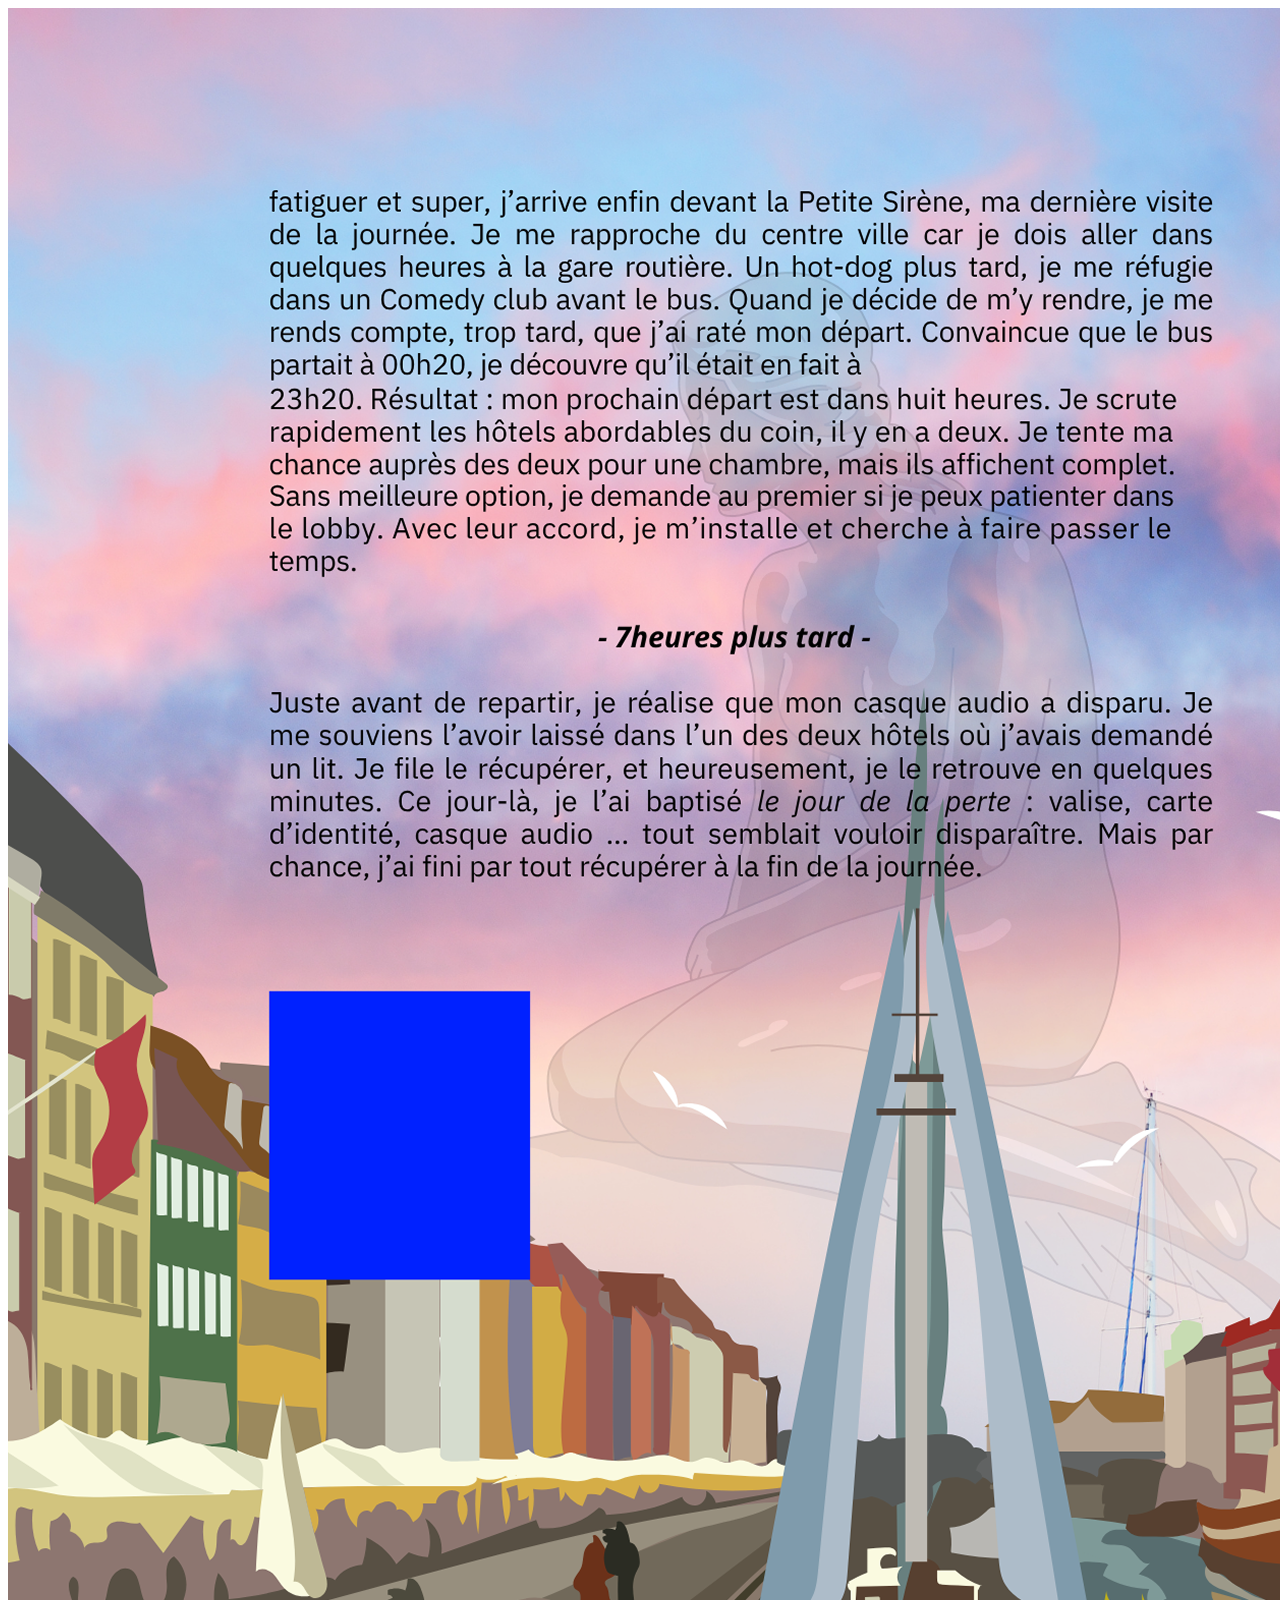
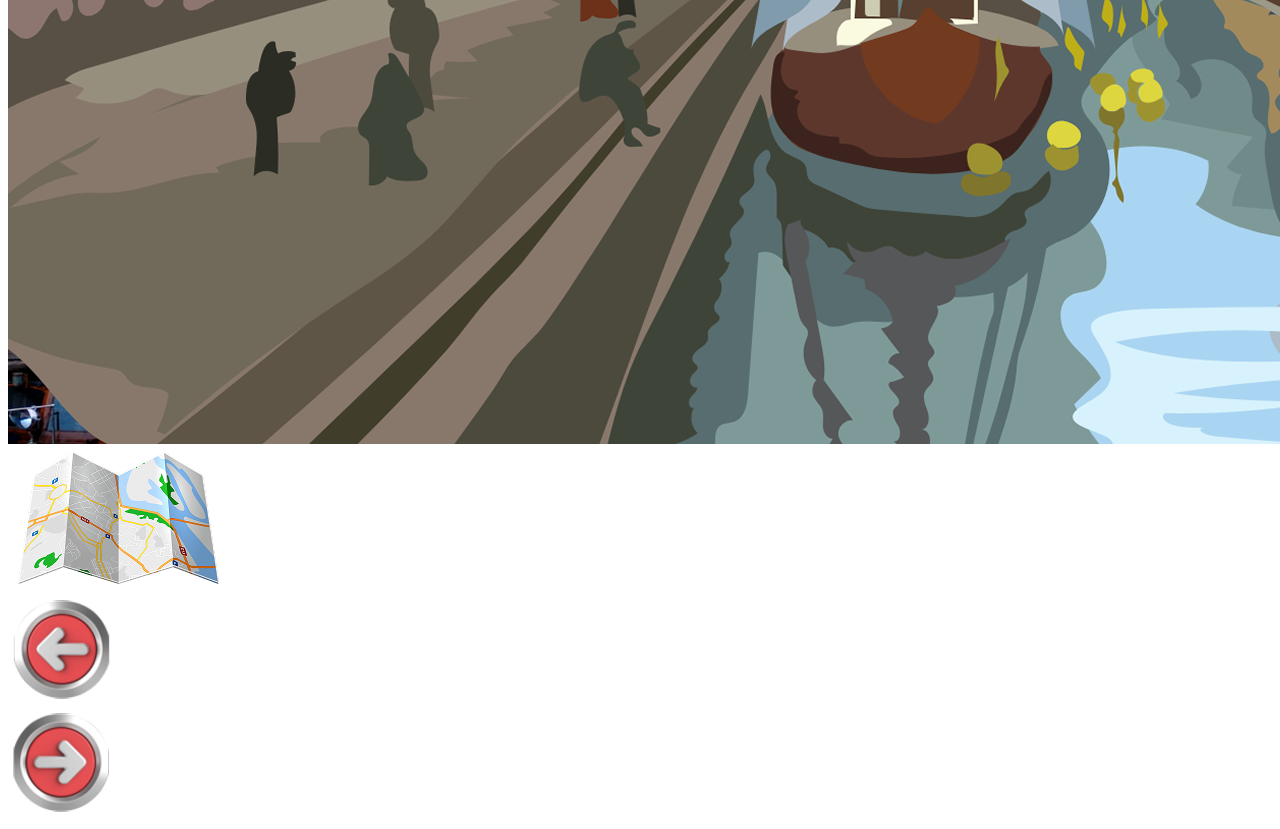
<file: copenhague2.html>
<!DOCTYPE html>
<html lang="fr">
<head>
  <meta charset="UTF-8">
  <meta name="viewport" content="width=device-width, initial-scale=1.0">
  <title>Copenhague - suite </title>
  <link rel="stylesheet" href="style.css">
</head>
<body class="copenhague-page">

<div class="copenhague2-container">
  <img src="images/Fond/Hamar.png" alt="Image de fond hamar" class="hamarfond">

    <div class="carte-button">
      <a href="menu.html">
        <img src="images/Bouton/Cartelivre.png" alt="Carte livre" class="carte" />
      </a>
    </div>

    <div class="boutongauche-button">
      <a href="copenhague.html">
        <img src="images/Bouton/Boutongauche.png" alt="Bouton gauche" class="BG" />
      </a>
    </div>

    <div class="boutondroit-button">
      <a href="oslo.html">
        <img src="images/Bouton/Boutondroit.png" alt="Bouton droit" class="BD" />
      </a>
    </div>

</body>
</html>
</file>
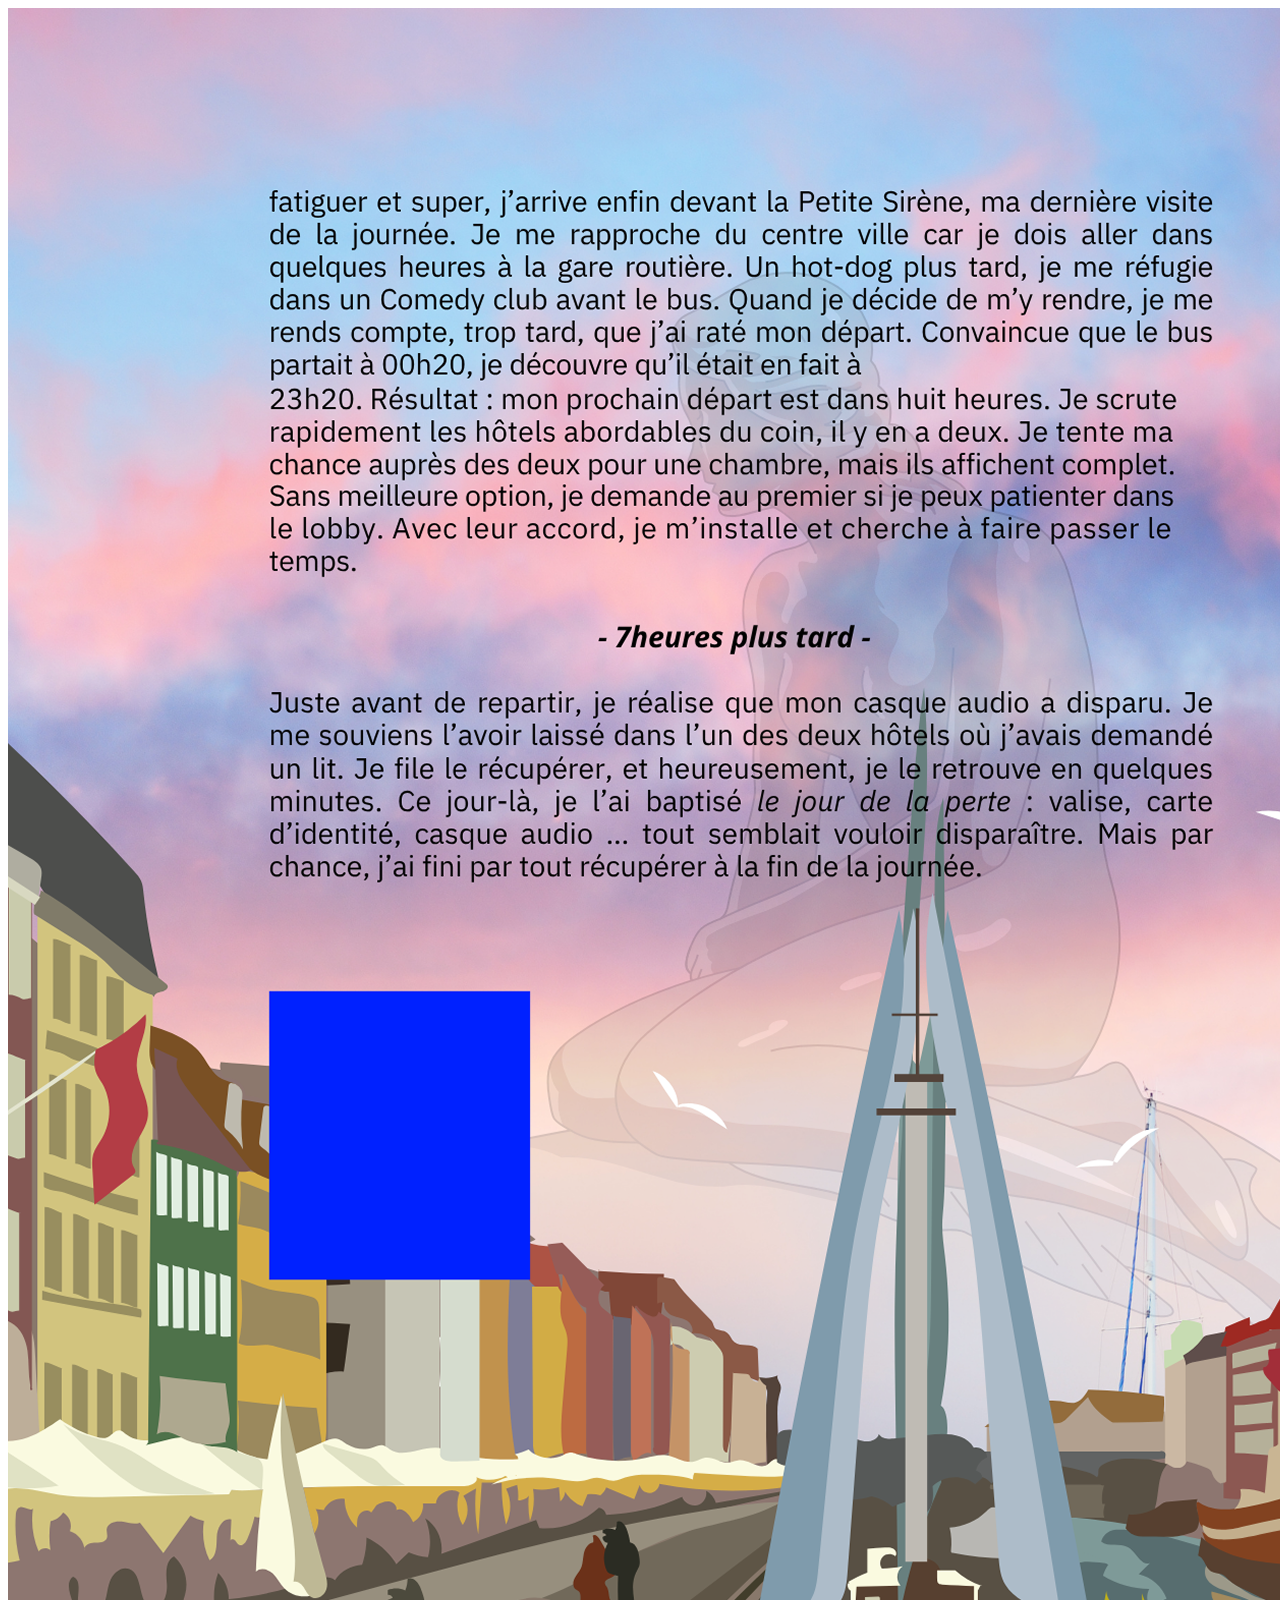
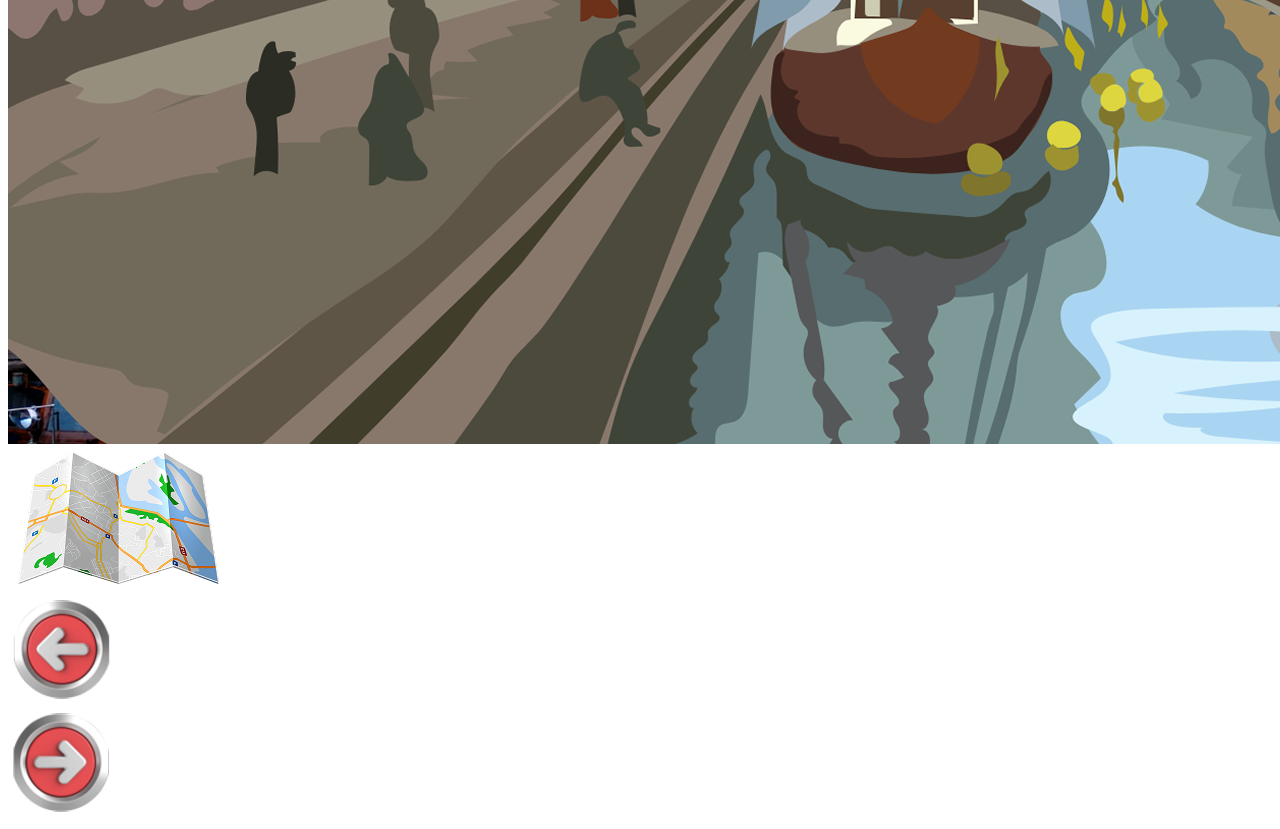
<file: hamar.html>
<!DOCTYPE html>
<html lang="fr">
<head>
  <meta charset="UTF-8" />
  <meta name="viewport" content="width=device-width, initial-scale=1" />
  <title>Hamar</title>
  <link rel="stylesheet" href="style.css" />
</head>
<body>
  <div class="hamar-container">
    <img src="images/Fond/Hamar.png" alt="Image de fond hamar" class="hamarfond" />

    <div class="carte-button">
      <a href="copenhague.html">
        <img src="images/Bouton/Cartelivre.png" alt="Carte livre" class="carte" />
      </a>
    </div>

    <div class="boutongauche-button">
      <a href="oslo.html">
        <img src="images/Bouton/Boutongauche.png" alt="Bouton gauche" class="BG" />
      </a>
    </div>

    <div class="boutondroit-button">
      <a href="trondheim.html">
        <img src="images/Bouton/Boutondroit.png" alt="Bouton droit" class="BD" />
      </a>
    </div>

  </div>

</body>
</html>
</file>
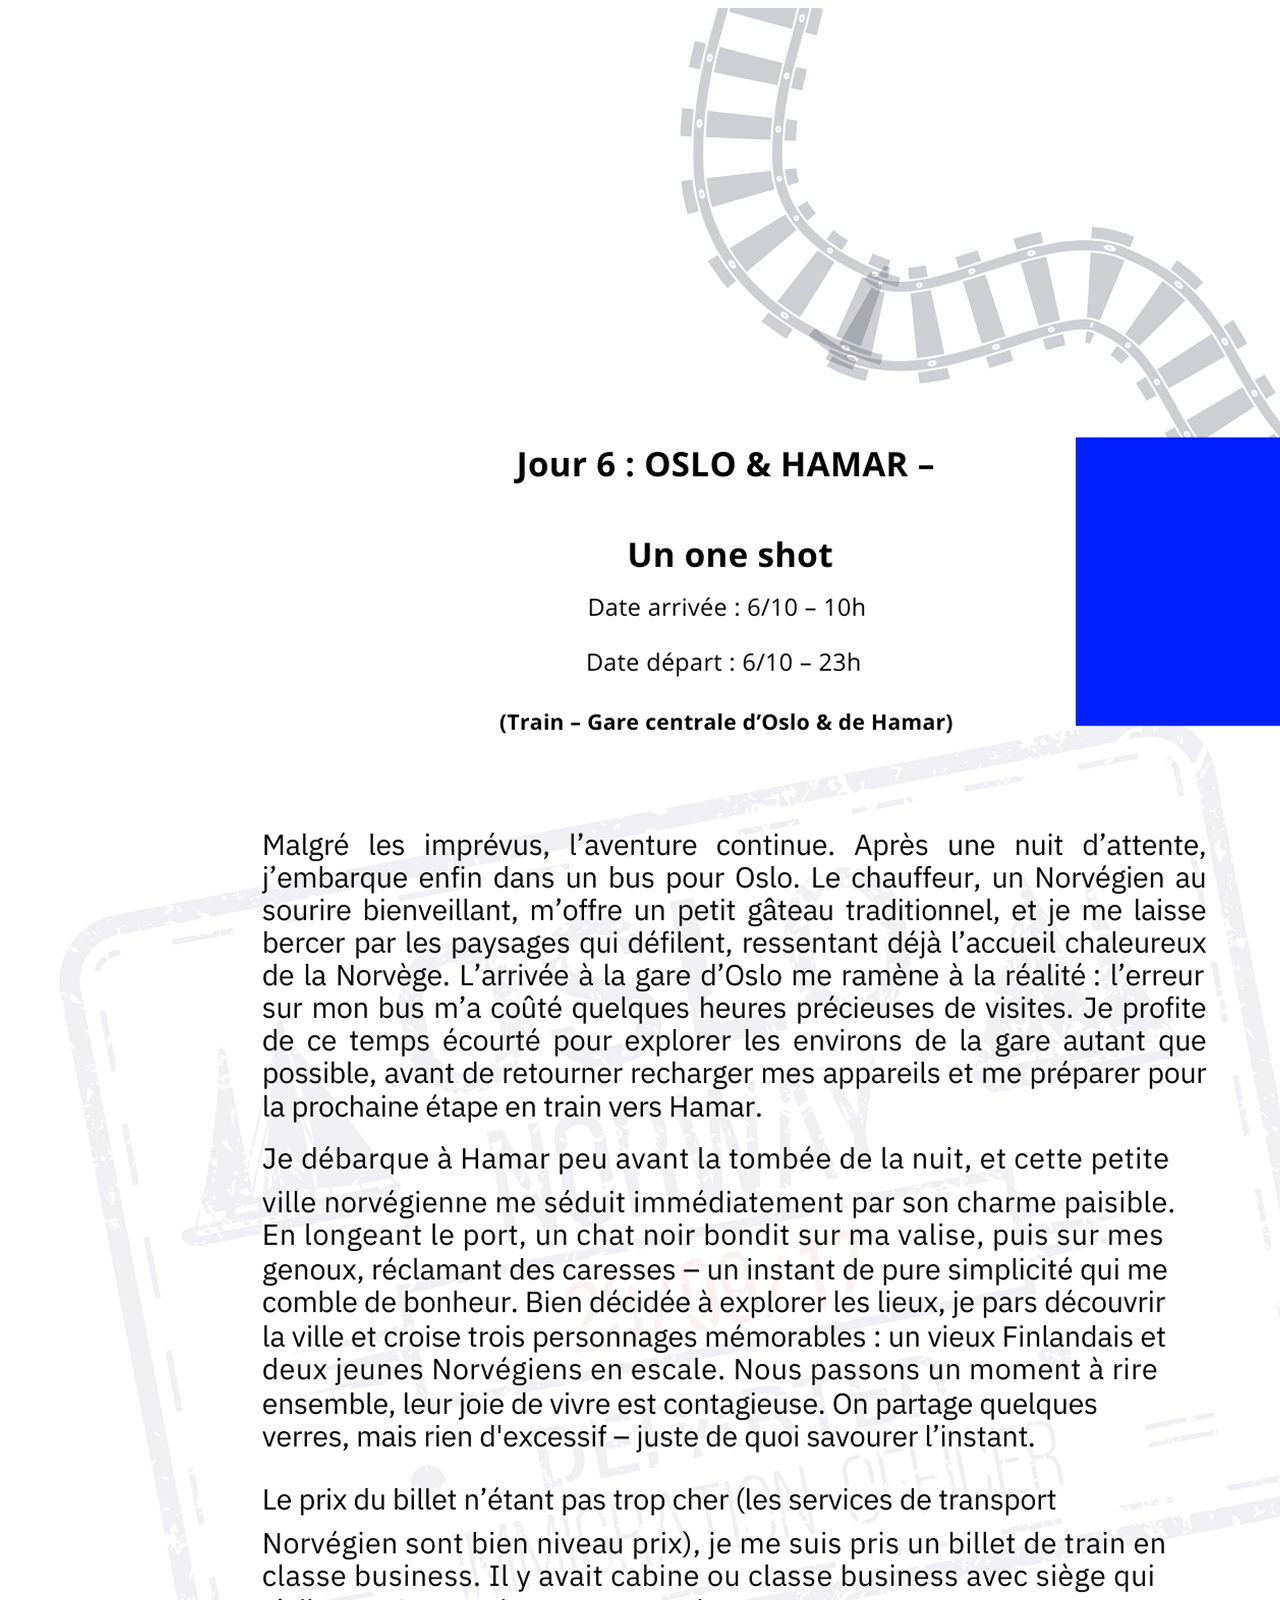
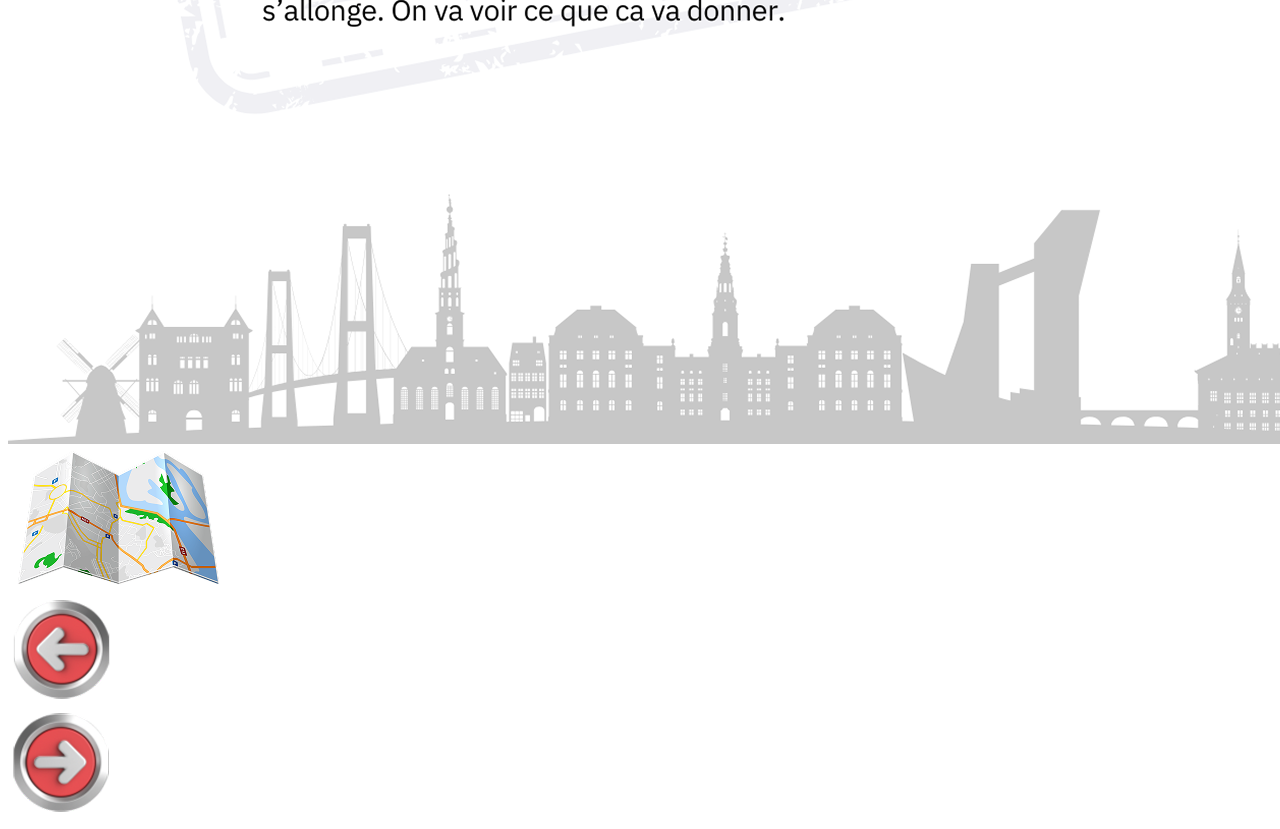
<file: oslo.html>
<!DOCTYPE html>
<html lang="fr">
<head>
  <meta charset="UTF-8" />
  <meta name="viewport" content="width=device-width, initial-scale=1" />
  <title>Oslo</title>
  <link rel="stylesheet" href="style.css" />
</head>
<body>
  
<div class="oslo-container">
  <img src="images/Fond/Oslo.png" alt="Image de fond oslo" class="oslofond" />

    <div class="carte-button">
      <a href="menu.html">
        <img src="images/Bouton/Cartelivre.png" alt="Carte livre" class="carte" />
      </a>
    </div>

    <div class="boutongauche-button">
      <a href="copenhague.html">
        <img src="images/Bouton/Boutongauche.png" alt="Bouton gauche" class="BG" />
      </a>
    </div>

    <div class="boutondroit-button">
      <a href="oslo.html">
        <img src="images/Bouton/Boutondroit.png" alt="Bouton droit" class="BD" />
      </a>
    </div>

</div>
  
</body>
</html>
</file>
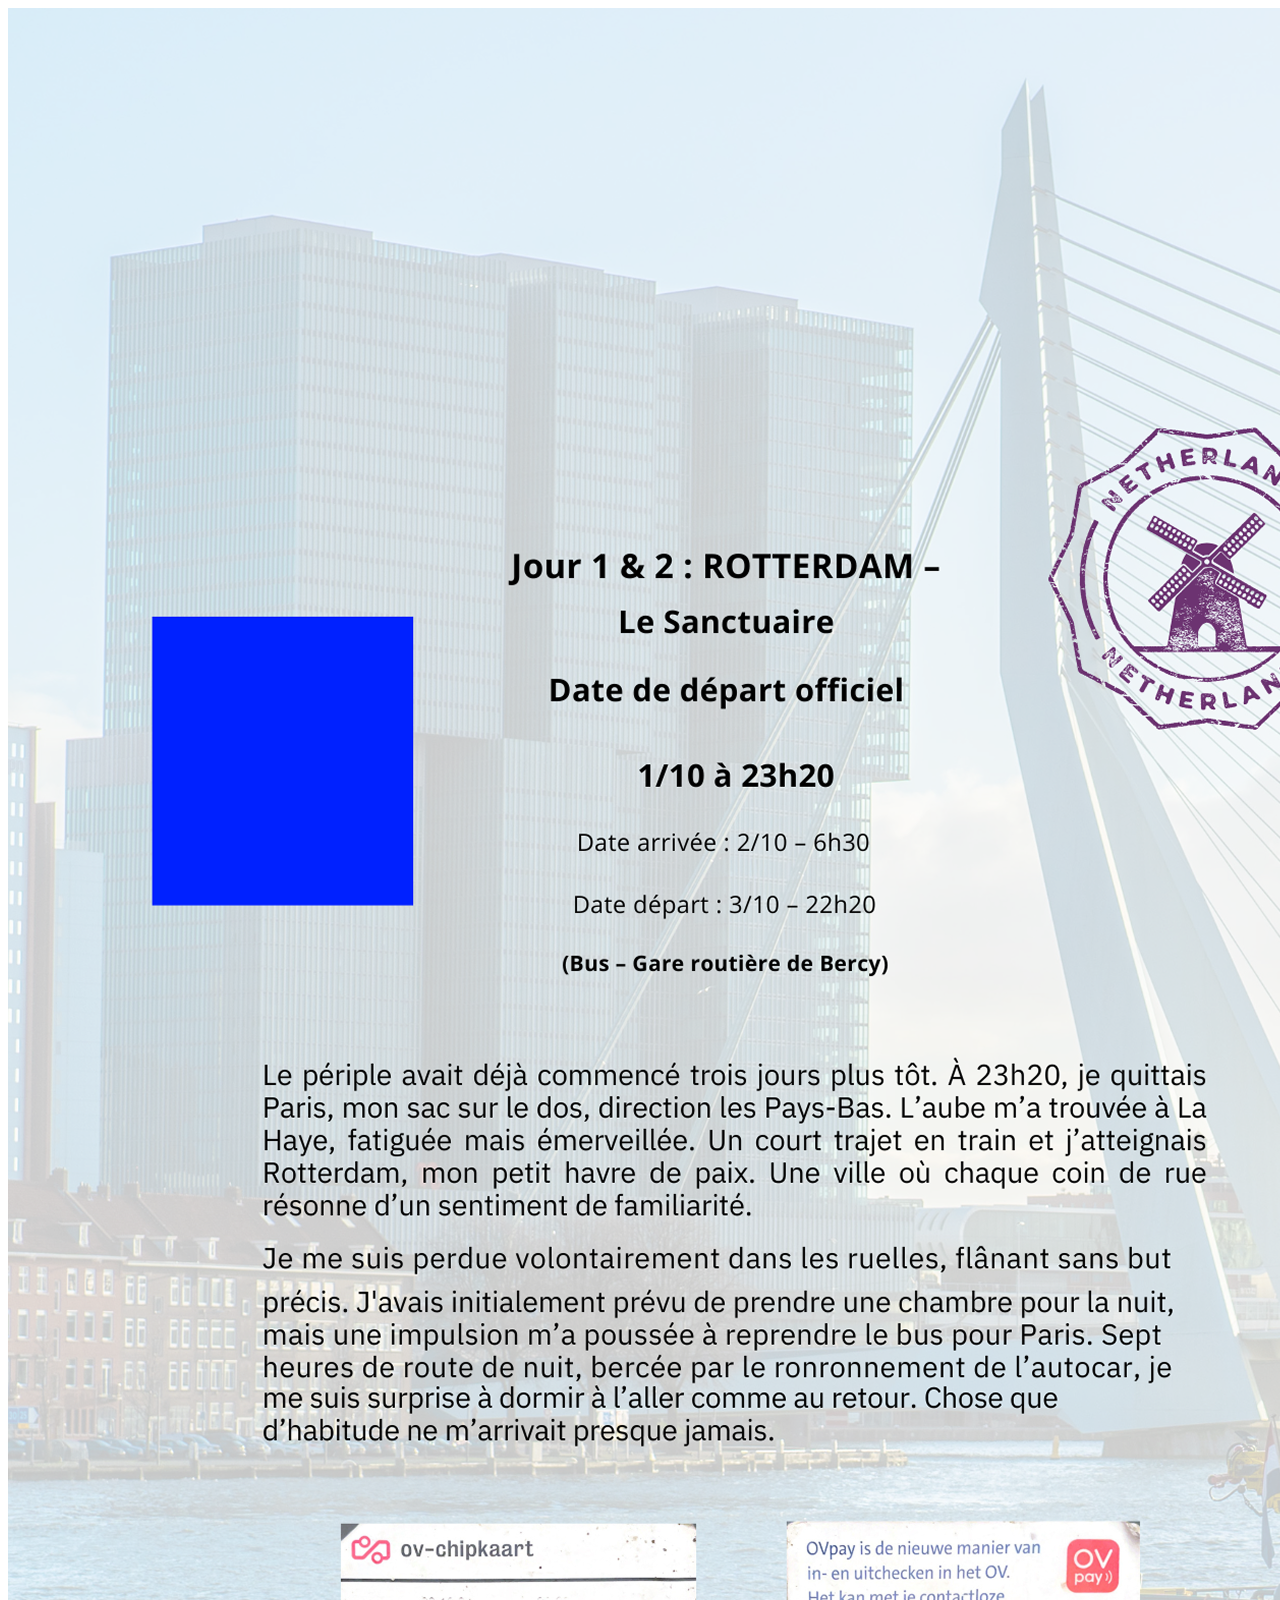
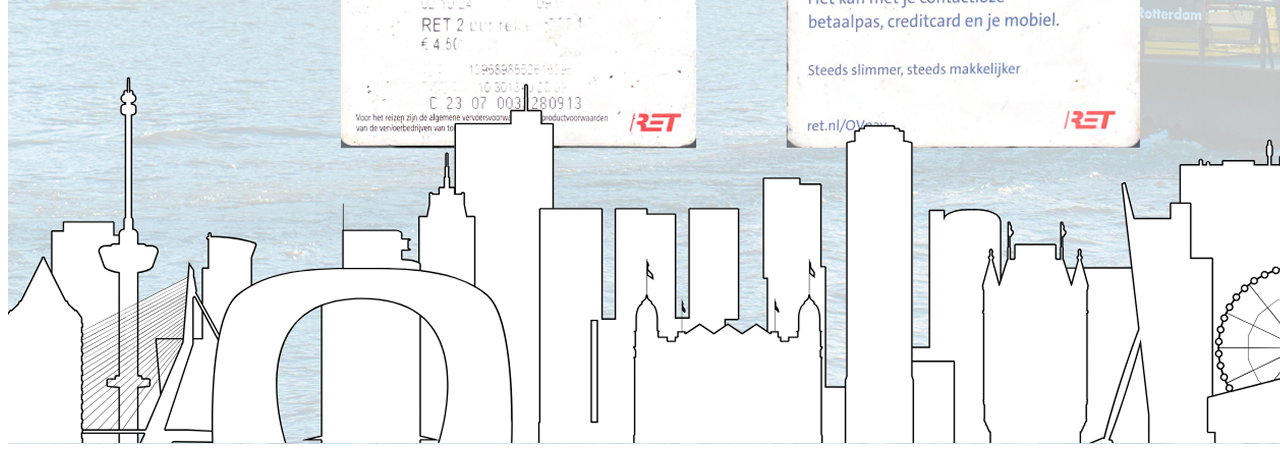
<file: page1.html>
<!DOCTYPE html>
<html lang="fr">
<head>
  <meta charset="UTF-8">
  <meta name="viewport" content="width=device-width, initial-scale=1.0">
  <title>Rotterdam</title>
  <link rel="stylesheet" href="style.css">
</head>
<body>
  
<div class="Rotterdam-container">
  <img src="images/Fond/Fondpage2.png" alt="Image de fond" class="fond3">
</div>

</body>
</html>
</file>
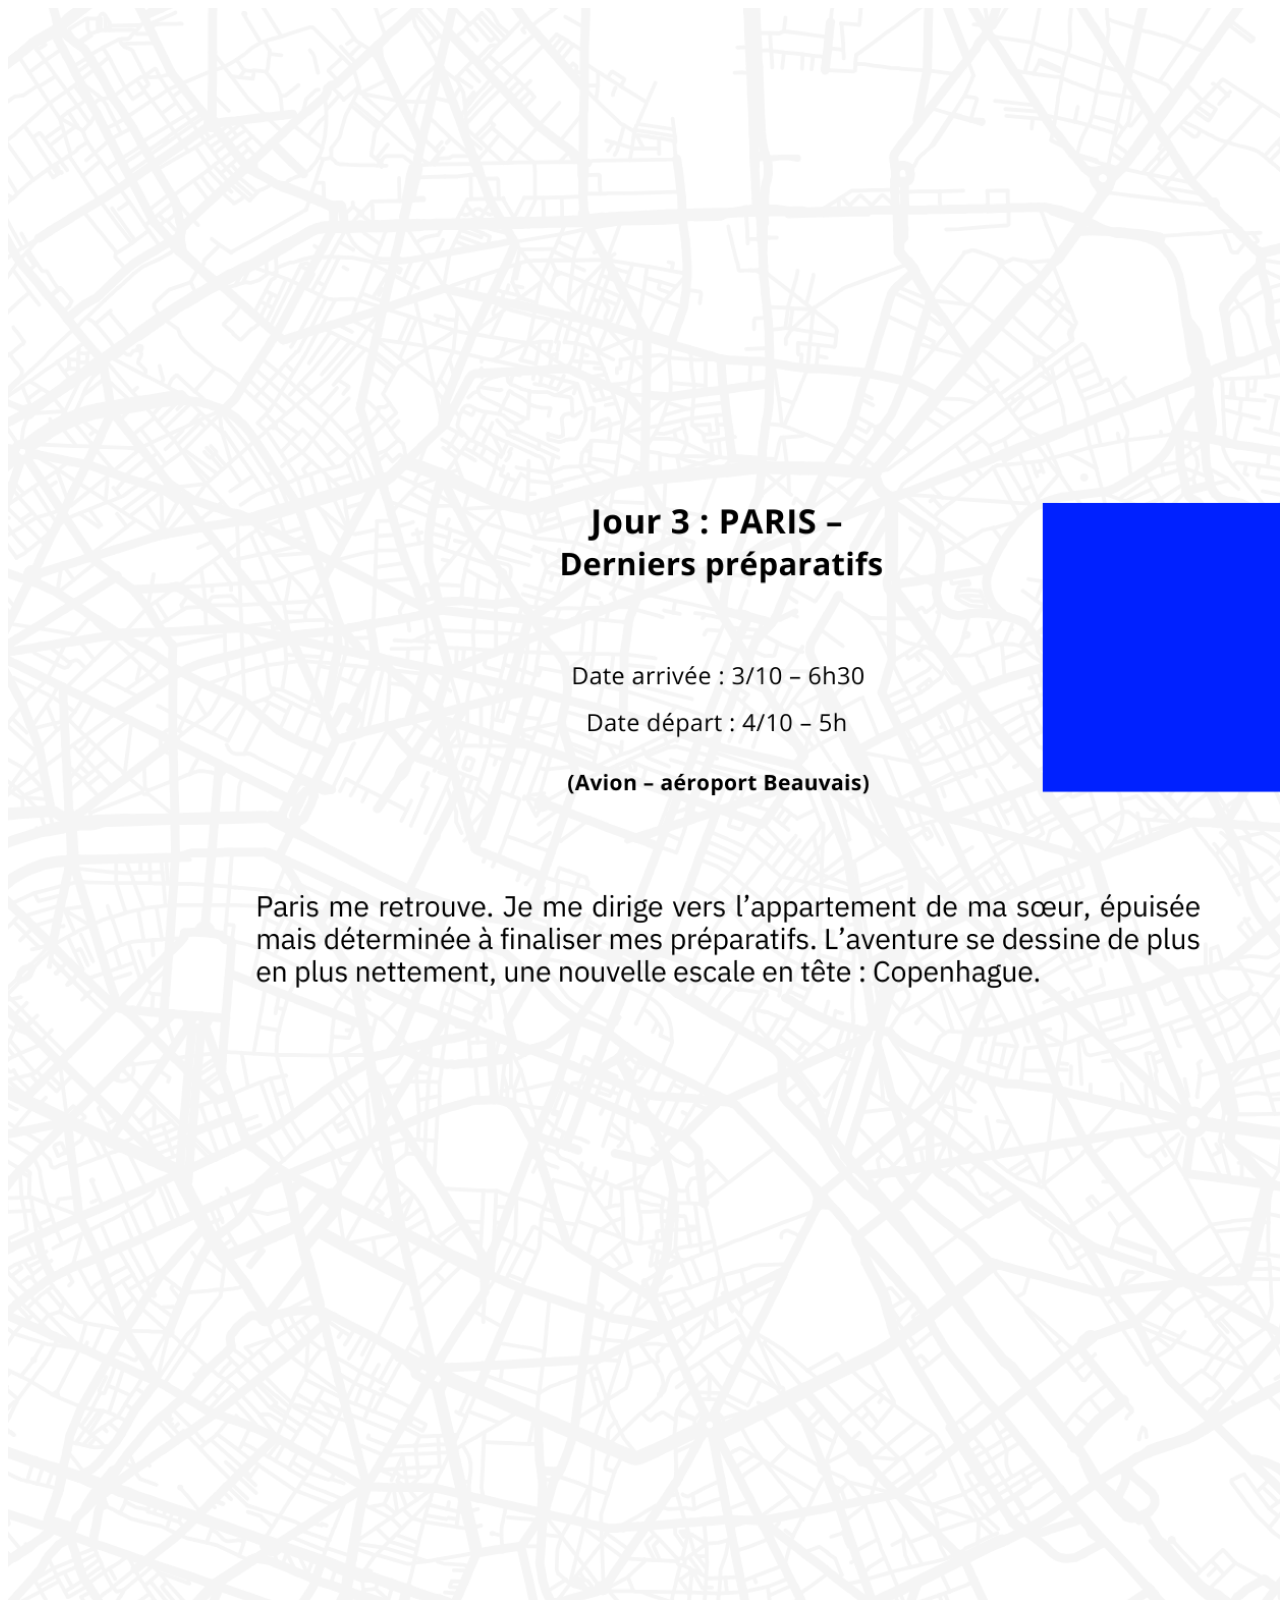
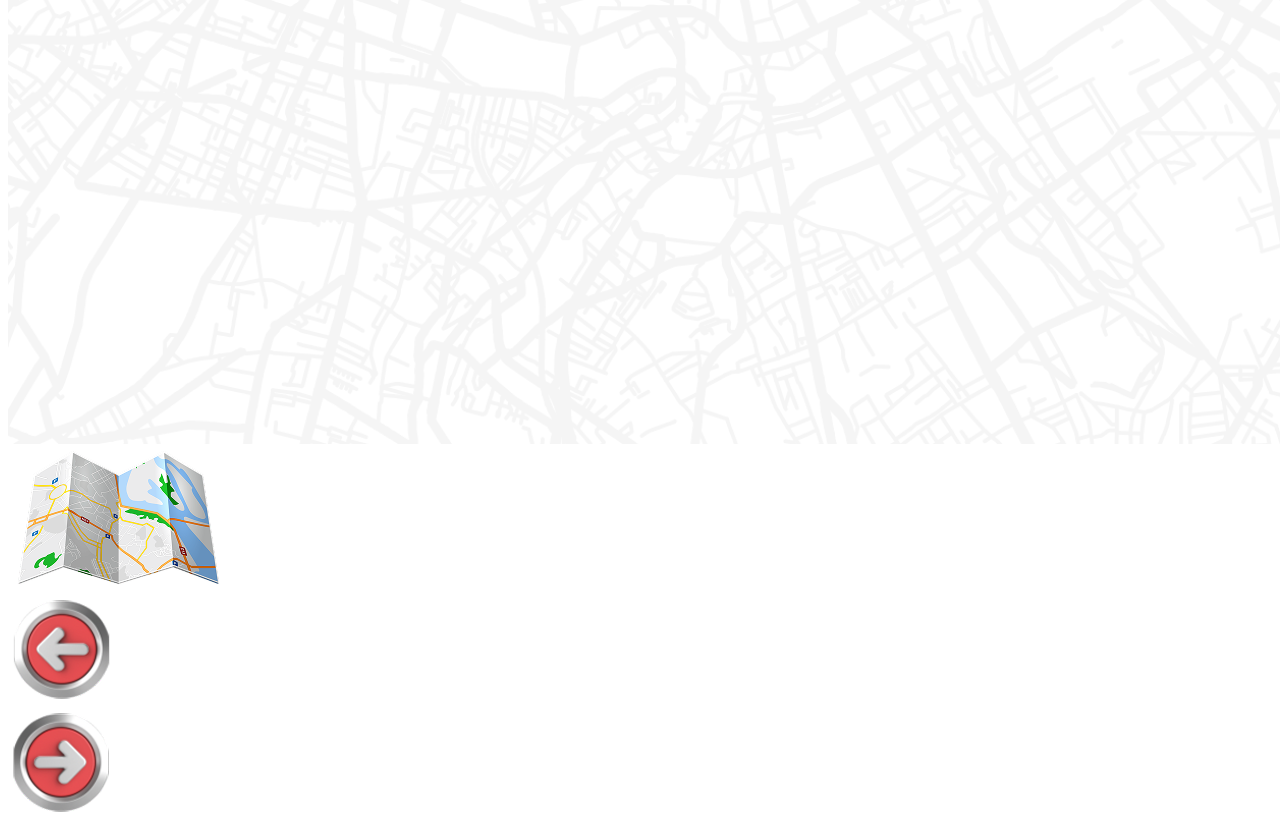
<file: paris.html>
<!DOCTYPE html>
<html lang="fr">
<head>
  <meta charset="UTF-8" />
  <meta name="viewport" content="width=device-width, initial-scale=1" />
  <title>Paris</title>
  <link rel="stylesheet" href="style.css" />
</head>
<body>
  <div class="paris-container">
    <img src="images/Fond/Parisfond.png" alt="Image de fond paris" class="parisfond" />

    <div class="carte-button">
      <a href="menu.html">
        <img src="images/Bouton/Cartelivre.png" alt="Carte livre" class="carte" />
      </a>
    </div>

    <div class="boutongauche-button">
      <a href="menu.html">
        <img src="images/Bouton/Boutongauche.png" alt="Bouton gauche" class="BG" />
      </a>
    </div>

    <div class="boutondroit-button">
      <a href="rotterdam.html" class="transitionButton2" data-target="rotterdam.html">
        <img src="images/Bouton/Boutondroit.png" alt="Bouton droit" class="BD" />
      </a>
    </div>

  </div>

  <script src="script.js"></script>
</body>
</html>
</file>
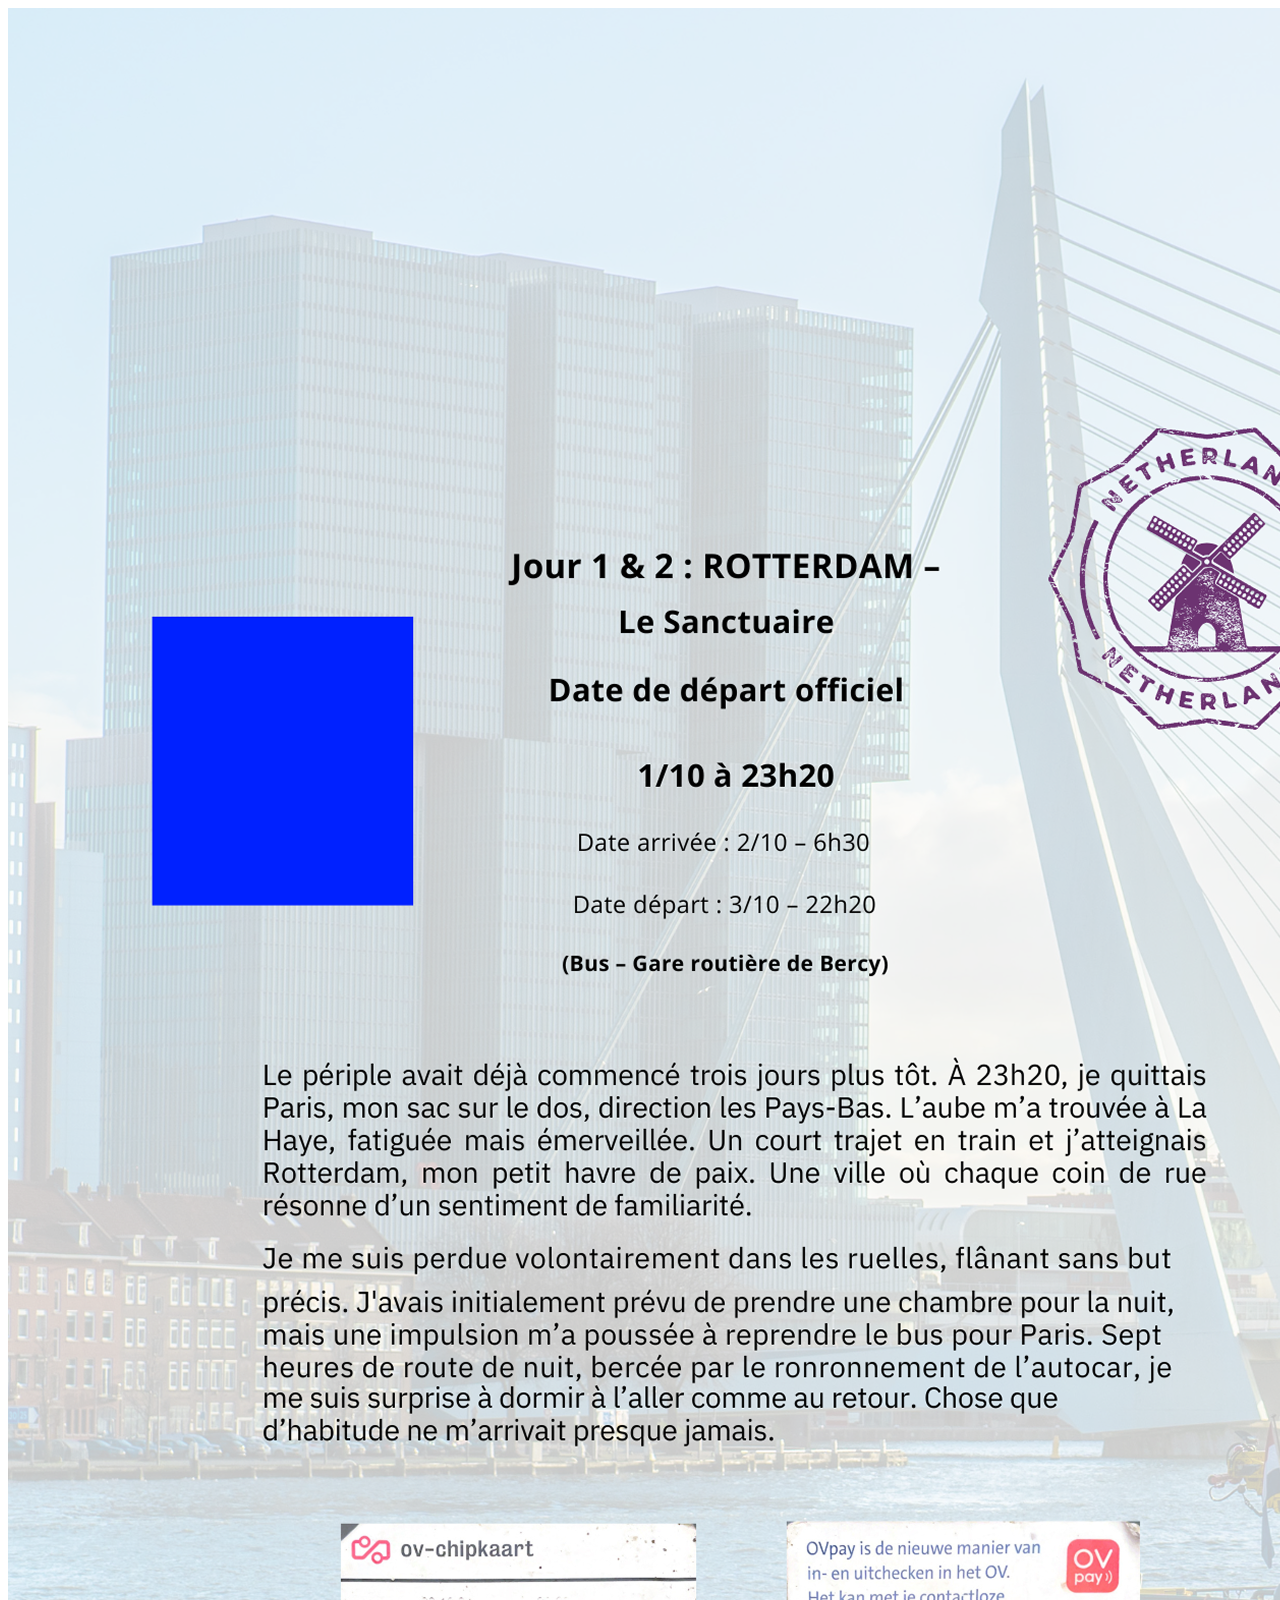
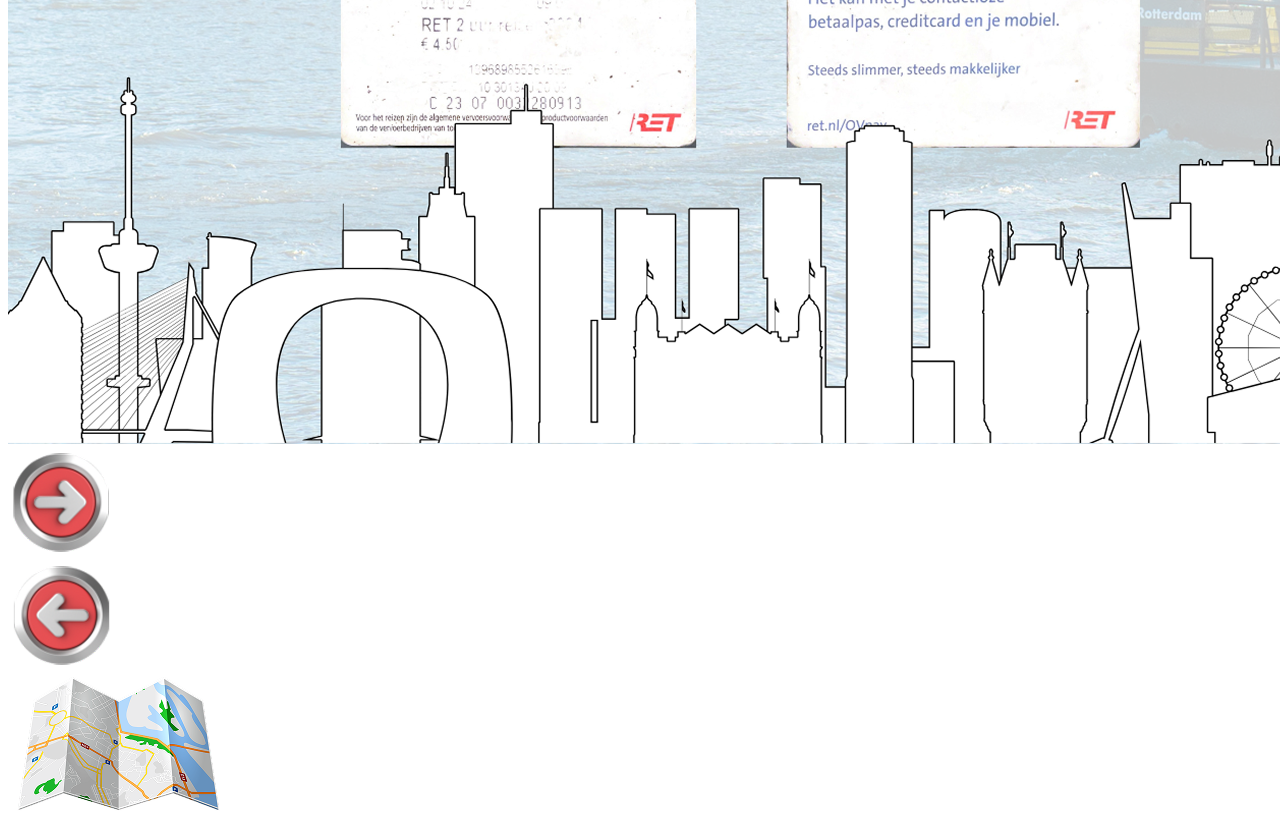
<file: rotterdam.html>
<!DOCTYPE html>
<html lang="fr">
<head>
  <meta charset="UTF-8">
  <meta name="viewport" content="width=device-width, initial-scale=1.0">
  <title>Rotterdam</title>
  <link rel="stylesheet" href="style.css">
</head>
<body>
  
<div class="rotterdam-container">
  <img src="images/Fond/Fondpage2.png" alt="Image de fond" class="fond3">
</div>

<div class="boutondroit-button">
  <a href="page1.html">
    <img src="images/Bouton/Boutondroit.png" alt="BD" class="BD">
  </a>
</div>

<div class="boutongauche-button">
  <a href="page1.html">
    <img src="images/Bouton/Boutongauche.png" alt="BG" class="BG">
  </a>
</div>

<div class="menu-button">
  <a href="menu.html">
    <img src="images/Bouton/Cartelivre.png" alt="Carte" class="Carte">
  </a>
</div>

</body>
</html>
</file>
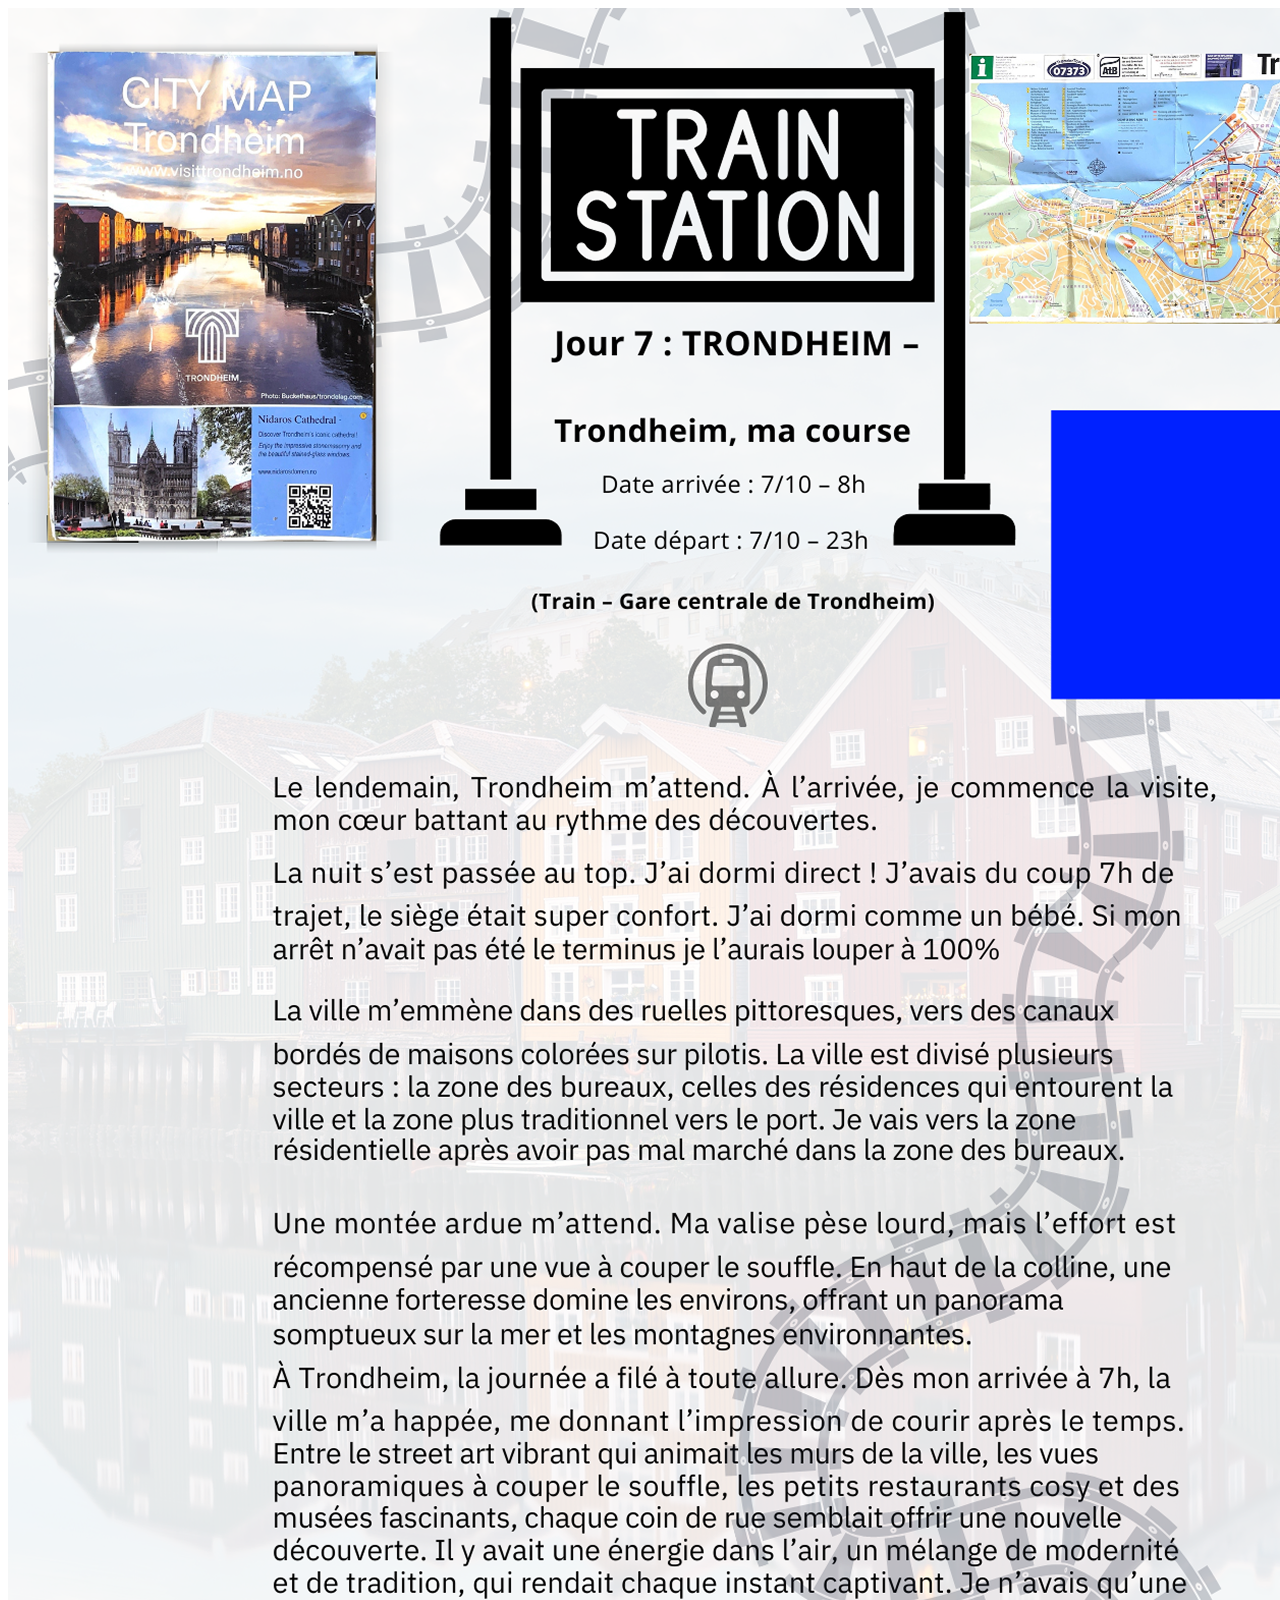
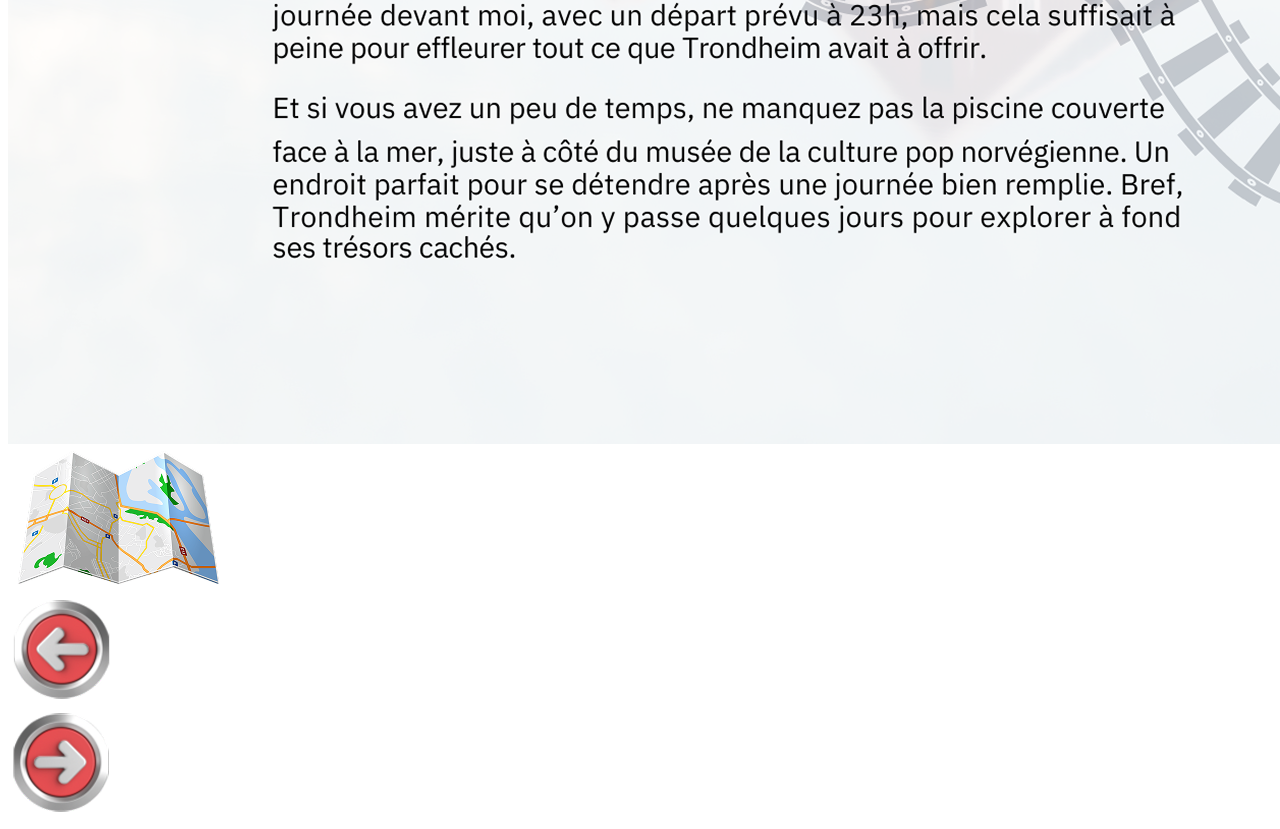
<file: trondheim.html>
<!DOCTYPE html>
<html lang="fr">
<head>
  <meta charset="UTF-8" />
  <meta name="viewport" content="width=device-width, initial-scale=1" />
  <title>Trondheim</title>
  <link rel="stylesheet" href="style.css" />
</head>
<body>
  <div class="trondheim-container">
    <img src="images/Fond/Trondheim.png" alt="Image de fond trondheim" class="tronsheimfond" />

    <div class="carte-button">
      <a href="menu.html">
        <img src="images/Bouton/Cartelivre.png" alt="Carte livre" class="carte" />
      </a>
    </div>

    <div class="boutongauche-button">
      <a href="oslo.html">
        <img src="images/Bouton/Boutongauche.png" alt="Bouton gauche" class="BG" />
      </a>
    </div>

    <div class="boutondroit-button">
      <a href="bodo.html">
        <img src="images/Bouton/Boutondroit.png" alt="Bouton droit" class="BD" />
      </a>
    </div>

  </div>

</body>
</html>
</file>
<file: style.css>

</file>
